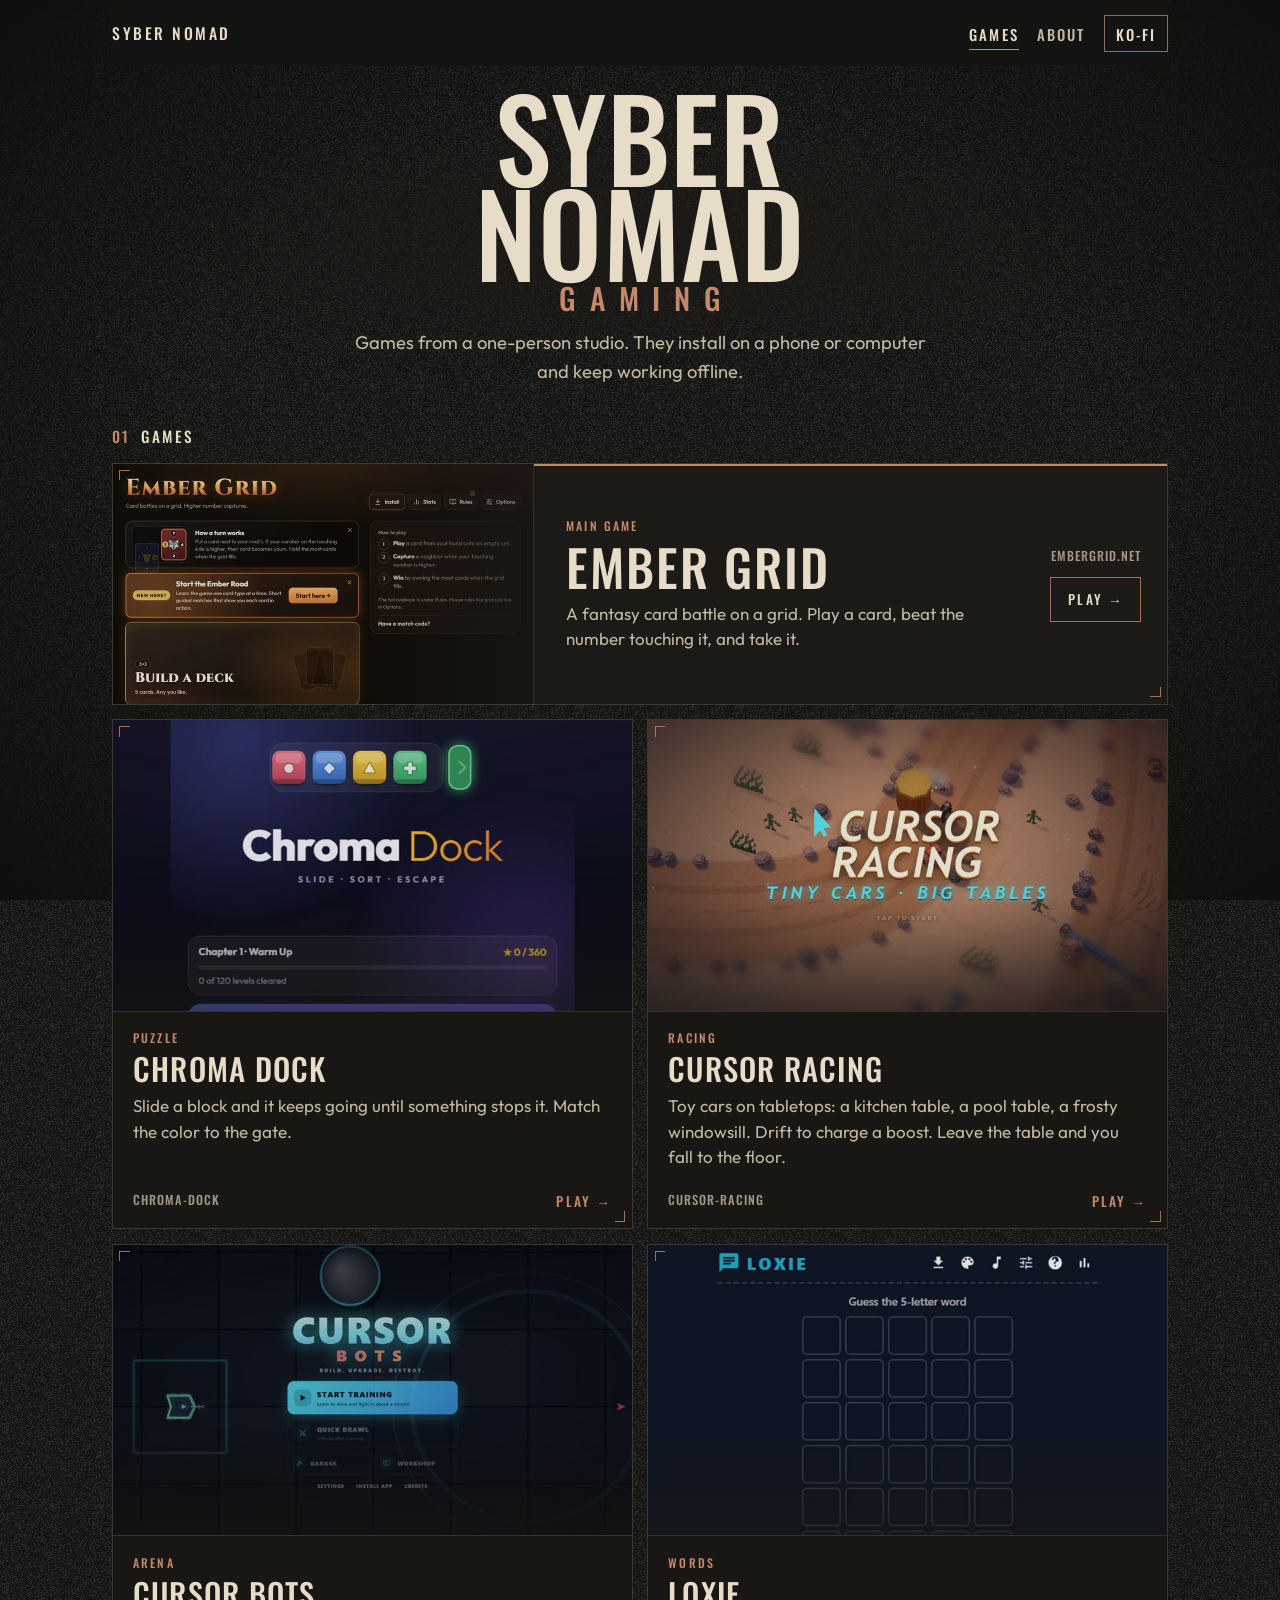
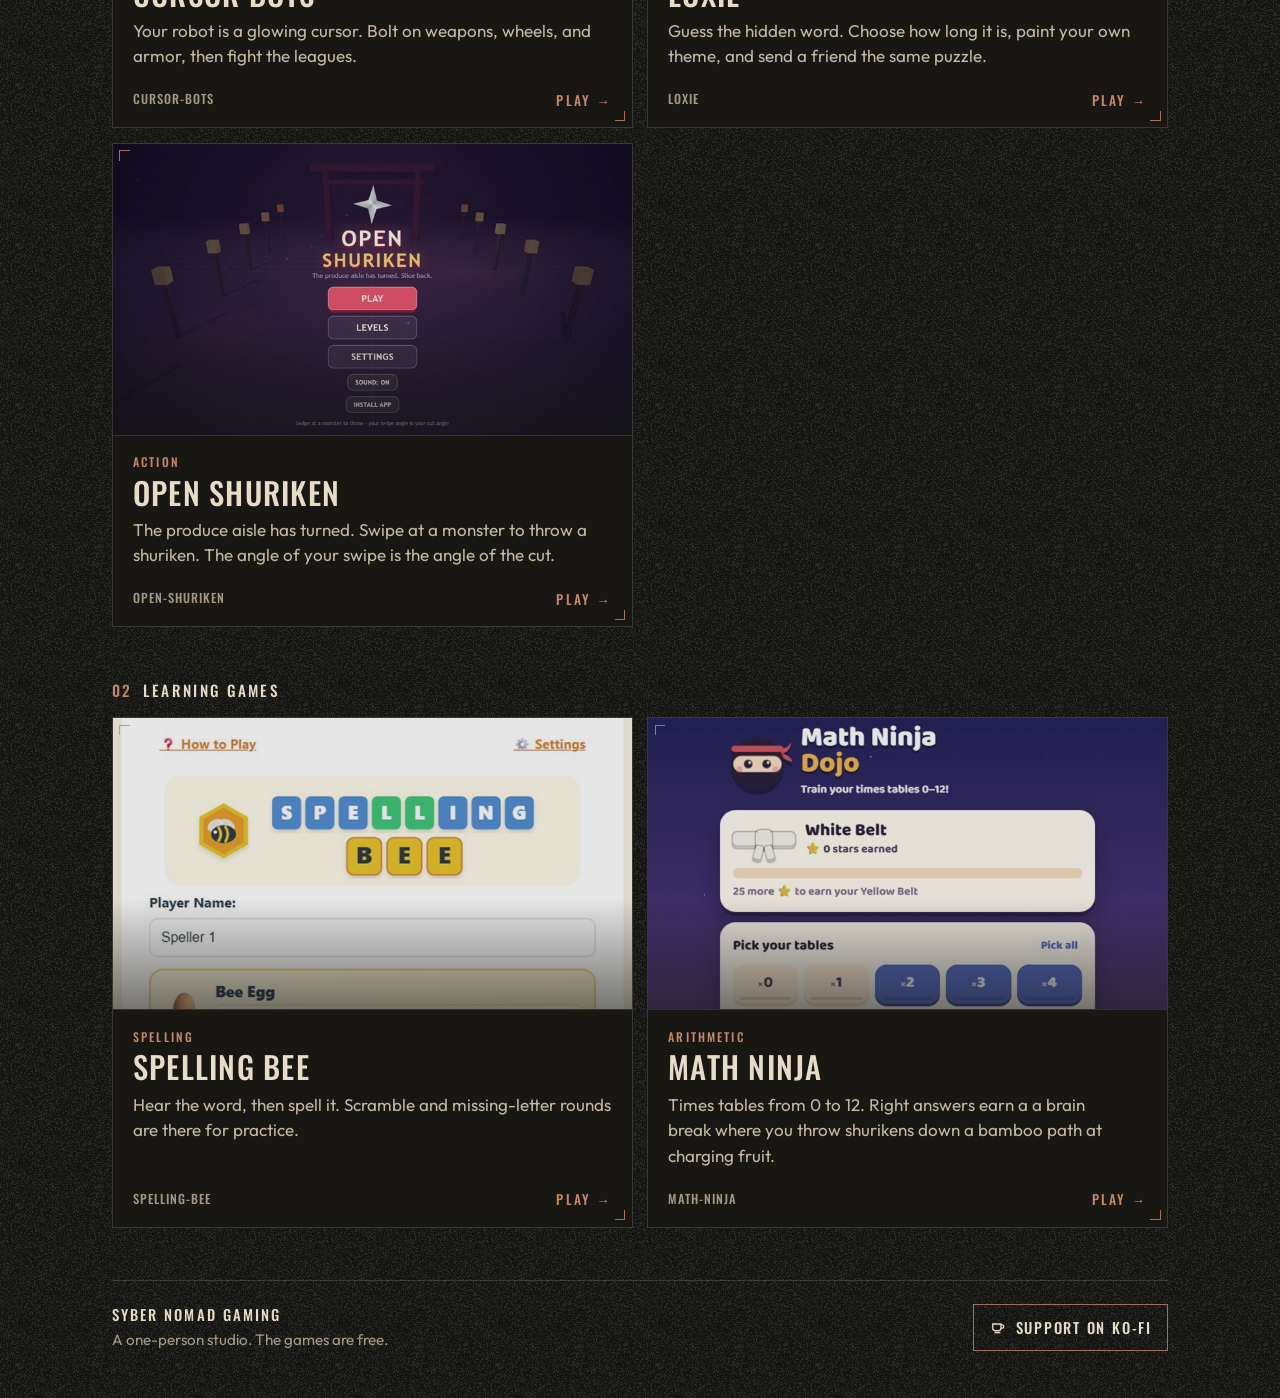
<file: index.html>
<!DOCTYPE html>
<html lang="en">
<head>
  <meta charset="utf-8">
  <meta name="viewport" content="width=device-width, initial-scale=1">
  <title>Syber Nomad Gaming</title>
  <meta name="description" content="Progressive web games from Syber Nomad Gaming. Ember Grid, Chroma Dock, Cursor Racing, Cursor Bots, Loxie, Open Shuriken, Spelling Bee, and Math Ninja.">
  <meta name="theme-color" content="#141412">
  <meta property="og:title" content="Syber Nomad Gaming">
  <meta property="og:description" content="A one-person studio. Installable games that keep working offline.">
  <meta property="og:type" content="website">
  <link rel="icon" href="favicon.svg" type="image/svg+xml">
  <link rel="stylesheet" href="css/site.css">
</head>
<!--
  GitHub Pages: put these files at the repository root.
  Settings, Pages, Deploy from a branch, main, / (root).
-->
<body>
  <a class="skip" href="#games">Skip to games</a>
  <div class="wrap">
    <header class="top">
      <a class="brand" href="index.html">Syber Nomad</a>
      <nav class="nav" aria-label="Primary">
        <a href="#games" aria-current="page">Games</a>
        <a href="about.html">About</a>
        <a class="support" href="https://ko-fi.com/steveyp" target="_blank" rel="noopener noreferrer">Ko-fi</a>
      </nav>
    </header>

    <main>
      <section class="hero" aria-labelledby="studio-name">
        <h1 class="hero-title" id="studio-name">
          <span class="mark-line">Syber</span>
          <span class="mark-line">Nomad</span>
          <span class="mark-sub">Gaming</span>
        </h1>
        <p class="lede">Games from a one-person studio. They install on a phone or computer and keep working offline.</p>
      </section>

      <section class="catalog" id="games" aria-labelledby="games-title">
        <h2 id="games-title"><span class="idx">01</span>Games</h2>
        <div class="grid">
          <a class="card card-feature" href="https://embergrid.net/">
            <div class="card-shot"><img src="img/previews/ember-grid.jpg" width="800" height="450" alt="" decoding="async" fetchpriority="high"></div>
            <div class="card-body">
              <p class="kicker">Main game</p>
              <h3>Ember Grid</h3>
              <p class="blurb">A fantasy card battle on a grid. Play a card, beat the number touching it, and take it.</p>
            </div>
            <p class="card-foot">
              <span class="host">embergrid.net</span>
              <span class="go">Play <span aria-hidden="true">→</span></span>
            </p>
          </a>

          <a class="card" href="https://sybernomad.github.io/chroma-dock/">
            <div class="card-shot"><img src="img/previews/chroma-dock.jpg" width="800" height="450" alt="" loading="lazy" decoding="async"></div>
            <div class="card-body">
              <p class="kicker">Puzzle</p>
              <h3>Chroma Dock</h3>
              <p class="blurb">Slide a block and it keeps going until something stops it. Match the color to the gate.</p>
            </div>
            <p class="card-foot">
              <span class="host">chroma-dock</span>
              <span class="go">Play <span aria-hidden="true">→</span></span>
            </p>
          </a>

          <a class="card" href="https://sybernomad.github.io/cursor-racing/">
            <div class="card-shot"><img src="img/previews/cursor-racing.jpg" width="800" height="450" alt="" loading="lazy" decoding="async"></div>
            <div class="card-body">
              <p class="kicker">Racing</p>
              <h3>Cursor Racing</h3>
              <p class="blurb">Toy cars on tabletops: a kitchen table, a pool table, a frosty windowsill. Drift to charge a boost. Leave the table and you fall to the floor.</p>
            </div>
            <p class="card-foot">
              <span class="host">cursor-racing</span>
              <span class="go">Play <span aria-hidden="true">→</span></span>
            </p>
          </a>

          <a class="card" href="https://sybernomad.github.io/cursor-bots/">
            <div class="card-shot"><img src="img/previews/cursor-bots.jpg" width="800" height="450" alt="" loading="lazy" decoding="async"></div>
            <div class="card-body">
              <p class="kicker">Arena</p>
              <h3>Cursor Bots</h3>
              <p class="blurb">Your robot is a glowing cursor. Bolt on weapons, wheels, and armor, then fight the leagues.</p>
            </div>
            <p class="card-foot">
              <span class="host">cursor-bots</span>
              <span class="go">Play <span aria-hidden="true">→</span></span>
            </p>
          </a>

          <a class="card" href="https://sybernomad.github.io/Loxie/">
            <div class="card-shot"><img src="img/previews/loxie.jpg" width="800" height="450" alt="" loading="lazy" decoding="async"></div>
            <div class="card-body">
              <p class="kicker">Words</p>
              <h3>Loxie</h3>
              <p class="blurb">Guess the hidden word. Choose how long it is, paint your own theme, and send a friend the same puzzle.</p>
            </div>
            <p class="card-foot">
              <span class="host">loxie</span>
              <span class="go">Play <span aria-hidden="true">→</span></span>
            </p>
          </a>

          <a class="card" href="https://sybernomad.github.io/open-shuriken/">
            <div class="card-shot"><img src="img/previews/open-shuriken.jpg" width="800" height="450" alt="" loading="lazy" decoding="async"></div>
            <div class="card-body">
              <p class="kicker">Action</p>
              <h3>Open Shuriken</h3>
              <p class="blurb">The produce aisle has turned. Swipe at a monster to throw a shuriken. The angle of your swipe is the angle of the cut.</p>
            </div>
            <p class="card-foot">
              <span class="host">open-shuriken</span>
              <span class="go">Play <span aria-hidden="true">→</span></span>
            </p>
          </a>
        </div>
      </section>

      <section class="catalog" id="learn" aria-labelledby="learn-title">
        <h2 id="learn-title"><span class="idx">02</span>Learning games</h2>
        <div class="grid">
          <a class="card" href="https://sybernomad.github.io/spelling-bee/">
            <div class="card-shot"><img src="img/previews/spelling-bee.jpg" width="800" height="450" alt="" loading="lazy" decoding="async"></div>
            <div class="card-body">
              <p class="kicker">Spelling</p>
              <h3>Spelling Bee</h3>
              <p class="blurb">Hear the word, then spell it. Scramble and missing-letter rounds are there for practice.</p>
            </div>
            <p class="card-foot">
              <span class="host">spelling-bee</span>
              <span class="go">Play <span aria-hidden="true">→</span></span>
            </p>
          </a>

          <a class="card" href="https://sybernomad.github.io/math-ninja/">
            <div class="card-shot"><img src="img/previews/math-ninja.jpg" width="800" height="450" alt="" loading="lazy" decoding="async"></div>
            <div class="card-body">
              <p class="kicker">Arithmetic</p>
              <h3>Math Ninja</h3>
              <p class="blurb">Times tables from 0 to 12. Right answers earn a a brain break where you throw shurikens down a bamboo path at charging fruit.</p>
            </div>
            <p class="card-foot">
              <span class="host">math-ninja</span>
              <span class="go">Play <span aria-hidden="true">→</span></span>
            </p>
          </a>
        </div>
      </section>
    </main>

    <footer class="foot">
      <div>
        <p class="foot-name">Syber Nomad Gaming</p>
        <p class="foot-note">A one-person studio. The games are free.</p>
      </div>
      <a class="kofi" href="https://ko-fi.com/steveyp" target="_blank" rel="noopener noreferrer">
        <svg class="cup" viewBox="0 0 24 24" width="18" height="18" aria-hidden="true" focusable="false">
          <path fill="none" stroke="currentColor" stroke-width="1.7" stroke-linejoin="round" stroke-linecap="round" d="M5 8h11v5.2A3.8 3.8 0 0 1 12.2 17H8.8A3.8 3.8 0 0 1 5 13.2V8z"/>
          <path fill="none" stroke="currentColor" stroke-width="1.7" stroke-linecap="round" d="M16 9.2h1.6a2.2 2.2 0 0 1 0 4.4H16"/>
          <path fill="none" stroke="currentColor" stroke-width="1.7" stroke-linecap="round" d="M8 19.5h6.5"/>
        </svg>
        <span>Support on Ko-fi</span>
      </a>
    </footer>
  </div>
</body>
</html>
</file>
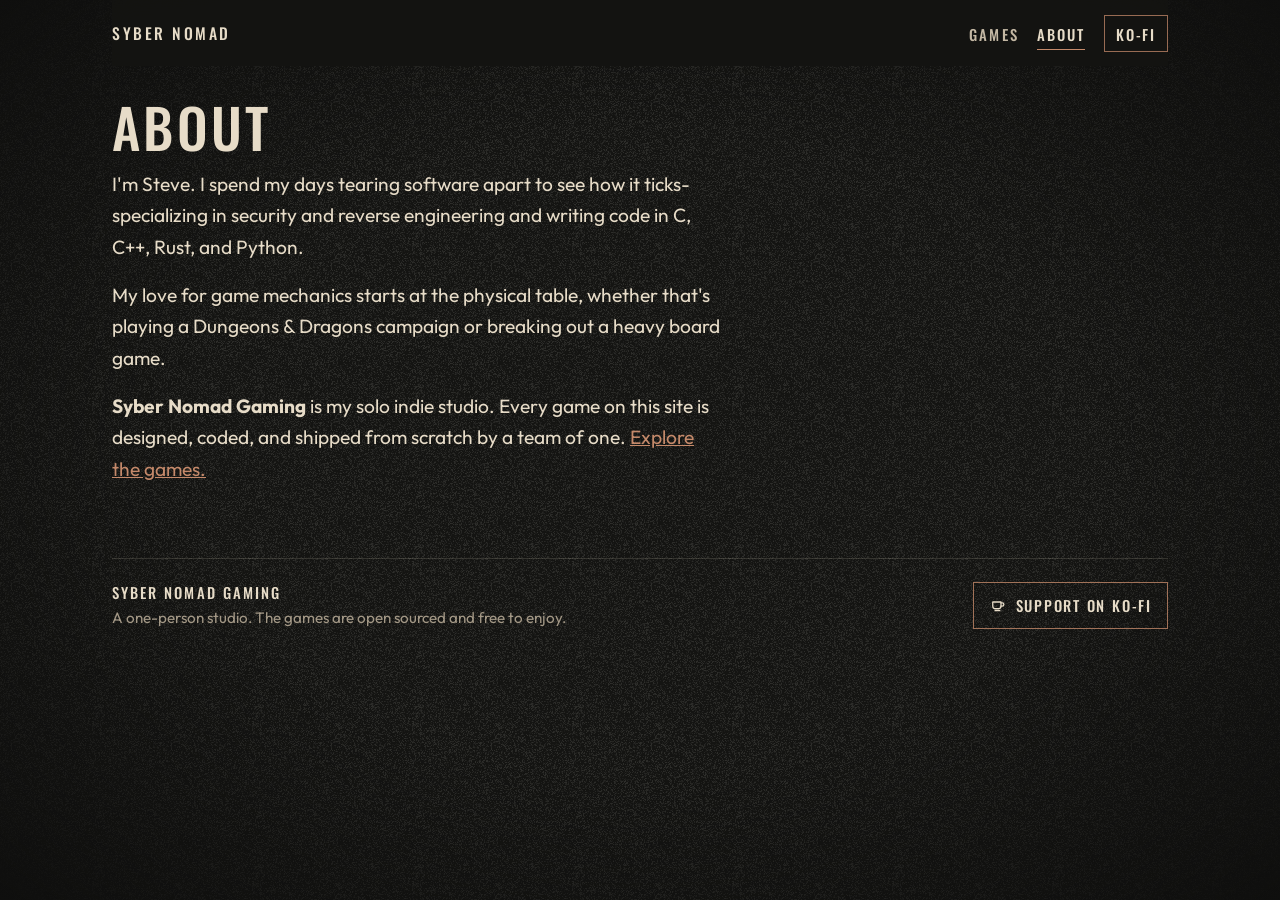
<file: about.html>
<!DOCTYPE html>
<html lang="en">
<head>
  <meta charset="utf-8">
  <meta name="viewport" content="width=device-width, initial-scale=1">
  <title>About — Syber Nomad Gaming</title>
  <meta name="description" content="Steve is a full-stack software engineer specializing in reverse engineering and security. He builds and publishes the games at Syber Nomad Gaming.">
  <meta name="theme-color" content="#141412">
  <link rel="icon" href="favicon.svg" type="image/svg+xml">
  <link rel="stylesheet" href="css/site.css">
</head>
<body>
  <a class="skip" href="#about">Skip to about</a>
  <div class="wrap">
    <header class="top">
      <a class="brand" href="index.html">Syber Nomad</a>
      <nav class="nav" aria-label="Primary">
        <a href="index.html#games">Games</a>
        <a href="about.html" aria-current="page">About</a>
        <a class="support" href="https://ko-fi.com/steveyp" target="_blank" rel="noopener noreferrer">Ko-fi</a>
      </nav>
    </header>

    <main class="about" id="about">
      <h1>About</h1>
      <div class="prose">
        <p>I'm Steve. I spend my days tearing software apart to see how it ticks-specializing in security and reverse engineering and writing code in C, C++, Rust, and Python.</p>
        <p>My love for game mechanics starts at the physical table, whether that's playing a Dungeons &amp; Dragons campaign or breaking out a heavy board game.</p>
        <p><strong>Syber Nomad Gaming</strong> is my solo indie studio. Every game on this site is designed, coded, and shipped from scratch by a team of one. <a href="index.html#games">Explore the games.</a></p>
      </div>
    </main>

    <footer class="foot">
      <div>
        <p class="foot-name">Syber Nomad Gaming</p>
        <p class="foot-note">A one-person studio. The games are open sourced and free to enjoy.</p>
      </div>
      <a class="kofi" href="https://ko-fi.com/steveyp" target="_blank" rel="noopener noreferrer">
        <svg class="cup" viewBox="0 0 24 24" width="18" height="18" aria-hidden="true" focusable="false">
          <path fill="none" stroke="currentColor" stroke-width="1.7" stroke-linejoin="round" stroke-linecap="round" d="M5 8h11v5.2A3.8 3.8 0 0 1 12.2 17H8.8A3.8 3.8 0 0 1 5 13.2V8z"/>
          <path fill="none" stroke="currentColor" stroke-width="1.7" stroke-linecap="round" d="M16 9.2h1.6a2.2 2.2 0 0 1 0 4.4H16"/>
          <path fill="none" stroke="currentColor" stroke-width="1.7" stroke-linecap="round" d="M8 19.5h6.5"/>
        </svg>
        <span>Support on Ko-fi</span>
      </a>
    </footer>
  </div>
</body>
</html>
</file>
<file: css/site.css>
/* Syber Nomad Gaming hub.
   Primary base #141412. Edges fall toward #0F0F0E. Lifted plates sit near #1B1A17. */

@font-face {
  font-family: "Oswald";
  font-style: normal;
  font-weight: 200 700;
  font-display: swap;
  src: url("../fonts/oswald-latin.woff2") format("woff2");
  unicode-range: U+0000-00FF, U+0131, U+0152-0153, U+02BB-02BC, U+02C6, U+02DA, U+02DC, U+0304, U+0308, U+0329, U+2000-206F, U+20AC, U+2122, U+2191, U+2193, U+2212, U+2215, U+FEFF, U+FFFD;
}

@font-face {
  font-family: "Outfit";
  font-style: normal;
  font-weight: 100 900;
  font-display: swap;
  src: url("../fonts/outfit-latin.woff2") format("woff2");
  unicode-range: U+0000-00FF, U+0131, U+0152-0153, U+02BB-02BC, U+02C6, U+02DA, U+02DC, U+0304, U+0308, U+0329, U+2000-206F, U+20AC, U+2122, U+2191, U+2193, U+2212, U+2215, U+FEFF, U+FFFD;
}

:root {
  --bg: #141412;
  --bg-deep: #0f0f0e;
  --bg-lift: #1b1a17;
  --card: #181714;
  --card-hover: #211f1b;
  --bone: #e7dcc8;
  --bone-dim: #c4b8a4;
  --muted: #a39886;
  --copper: #c4896a;
  --line: rgba(231, 220, 200, 0.16);
  --measure: 66rem;
  color-scheme: dark;
}

*,
*::before,
*::after {
  box-sizing: border-box;
}

html {
  background: var(--bg);
}

body {
  margin: 0;
  min-height: 100vh;
  color: var(--bone);
  font-family: Outfit, "Segoe UI", sans-serif;
  font-weight: 400;
  font-size: 1.0625rem;
  line-height: 1.5;
  background-color: var(--bg);
  background-image: url("../img/grain.png");
  background-repeat: repeat;
  font-synthesis: none;
}

body::after {
  content: "";
  position: fixed;
  inset: 0;
  z-index: 0;
  pointer-events: none;
  background: radial-gradient(ellipse at center, transparent 52%, var(--bg-deep) 100%);
}

.skip {
  position: absolute;
  left: 0.75rem;
  top: 0.75rem;
  z-index: 10;
  padding: 0.4rem 0.7rem;
  background: var(--bone);
  color: var(--bg);
  transform: translateY(-160%);
}

.skip:focus {
  transform: none;
}

.wrap {
  position: relative;
  z-index: 1;
  width: min(var(--measure), calc(100% - 2.4rem));
  margin: 0 auto;
  padding-bottom: 2.5rem;
}

.top {
  position: sticky;
  top: 0;
  z-index: 5;
  display: flex;
  flex-wrap: wrap;
  align-items: center;
  justify-content: space-between;
  gap: 0.75rem 1.25rem;
  padding: 0.95rem 0 0.85rem;
  background: rgba(20, 20, 18, 0.94);
  backdrop-filter: blur(10px);
}

.brand {
  font-family: Oswald, "Arial Narrow", sans-serif;
  font-weight: 500;
  font-size: 0.98rem;
  letter-spacing: 0.16em;
  text-transform: uppercase;
  color: var(--bone);
  text-decoration: none;
  white-space: nowrap;
}

.nav {
  display: flex;
  flex-wrap: wrap;
  align-items: center;
  gap: 0.35rem 1.15rem;
}

.nav a {
  color: var(--bone-dim);
  text-decoration: none;
  font-family: Oswald, "Arial Narrow", sans-serif;
  font-weight: 500;
  font-size: 0.92rem;
  letter-spacing: 0.14em;
  text-transform: uppercase;
  padding: 0.35rem 0;
}

.nav a[aria-current="page"] {
  color: var(--bone);
  box-shadow: inset 0 -1px 0 var(--copper);
}

.nav a.support {
  color: var(--bone);
  border: 1px solid rgba(196, 137, 106, 0.75);
  padding: 0.4rem 0.7rem;
  letter-spacing: 0.12em;
}

.nav a:hover,
.brand:hover {
  color: var(--bone);
}

.nav a.support:hover {
  background: var(--copper);
  border-color: var(--copper);
  color: var(--bg);
}

a:focus-visible,
.card:focus-visible {
  outline: 2px solid var(--copper);
  outline-offset: 3px;
}

.hero {
  position: relative;
  padding: 1.4rem 0 2.4rem;
}

.hero::before {
  content: "";
  position: absolute;
  left: 50%;
  top: 10%;
  z-index: -1;
  width: min(70rem, 140%);
  height: 80%;
  transform: translateX(-50%);
  background: radial-gradient(ellipse at center, var(--bg-lift) 0%, rgba(20, 20, 18, 0) 68%);
}

.hero-title {
  margin: 0 0 1.15rem;
  text-align: center;
  font-family: Oswald, "Arial Narrow", sans-serif;
  font-weight: 500;
  line-height: 0.84;
  letter-spacing: 0.03em;
  text-transform: uppercase;
}

.mark-line {
  display: block;
  font-size: clamp(3.6rem, 13vw, 7.1rem);
  color: var(--bone);
}

.mark-sub {
  display: block;
  margin-top: 0.45rem;
  font-size: clamp(1.15rem, 2.6vw, 1.85rem);
  font-weight: 500;
  letter-spacing: 0.46em;
  text-indent: 0.46em;
  color: var(--copper);
}

.lede {
  position: relative;
  z-index: 1;
  max-width: 36rem;
  margin: 0 auto;
  text-align: center;
  color: var(--bone-dim);
  font-size: 1.15rem;
  line-height: 1.55;
}

.catalog {
  margin: 0 0 3.25rem;
}

.catalog h2 {
  margin: 0 0 0.95rem;
  font-family: Oswald, "Arial Narrow", sans-serif;
  font-weight: 500;
  font-size: 0.95rem;
  letter-spacing: 0.16em;
  text-transform: uppercase;
}

.idx {
  color: var(--copper);
  margin-right: 0.65rem;
}

.grid {
  display: grid;
  grid-template-columns: 1fr;
  gap: 0.9rem;
}

.card {
  display: flex;
  flex-direction: column;
  min-height: 100%;
  padding: 1.2rem 1.25rem 1.1rem;
  color: inherit;
  text-decoration: none;
  background: var(--card);
  border: 1px solid var(--line);
  position: relative;
  transition: border-color 160ms ease, background 160ms ease, transform 160ms ease;
  -webkit-tap-highlight-color: rgba(196, 137, 106, 0.28);
}

.card::before,
.card::after {
  content: "";
  position: absolute;
  width: 0.65rem;
  height: 0.65rem;
  pointer-events: none;
  border-color: rgba(196, 137, 106, 0.8);
  border-style: solid;
}

.card::before {
  z-index: 2;
  top: 0.4rem;
  left: 0.4rem;
  border-width: 1px 0 0 1px;
}

.card::after {
  right: 0.4rem;
  bottom: 0.4rem;
  border-width: 0 1px 1px 0;
}

.card-feature {
  background: var(--bg-lift);
  box-shadow: inset 0 2px 0 var(--copper);
}

/* Game preview: a still from the game's own title screen, bled to the card edges. */
.card-shot {
  position: relative;
  aspect-ratio: 16 / 9;
  margin: -1.2rem -1.25rem 1.1rem;
  overflow: hidden;
  background: var(--bg-deep);
  border-bottom: 1px solid var(--line);
}

.card-shot img {
  position: absolute;
  inset: 0;
  display: block;
  width: 100%;
  height: 100%;
  object-fit: cover;
  filter: saturate(0.82) brightness(0.9);
  transform: scale(1.001);
  transition: transform 600ms cubic-bezier(0.2, 0.7, 0.2, 1), filter 300ms ease;
}

.card-shot::after {
  content: "";
  position: absolute;
  inset: 0;
  pointer-events: none;
  background: linear-gradient(to bottom, transparent 62%, rgba(24, 23, 20, 0.55) 100%);
}

.card-feature .card-shot {
  margin-top: -1.2rem;
  box-shadow: inset 0 2px 0 var(--copper);
}

.kicker {
  margin: 0;
  color: var(--copper);
  font-family: Oswald, "Arial Narrow", sans-serif;
  font-weight: 500;
  font-size: 0.75rem;
  letter-spacing: 0.18em;
  text-transform: uppercase;
}

.card h3 {
  margin: 0.35rem 0 0.55rem;
  font-family: Oswald, "Arial Narrow", sans-serif;
  font-weight: 500;
  font-size: clamp(1.7rem, 2.4vw, 2rem);
  line-height: 1.02;
  letter-spacing: 0.04em;
  text-transform: uppercase;
  text-wrap: balance;
}

.card-feature h3 {
  font-size: clamp(2.2rem, 4vw, 3.15rem);
}

.blurb {
  margin: 0;
  color: var(--bone-dim);
  text-wrap: pretty;
}

.card-feature .blurb {
  max-width: 40rem;
}

.card-foot {
  display: flex;
  align-items: center;
  justify-content: space-between;
  gap: 1rem;
  margin: auto 0 0;
  padding-top: 1.3rem;
}

.host {
  color: var(--muted);
  font-family: Oswald, "Arial Narrow", sans-serif;
  font-weight: 500;
  font-size: 0.78rem;
  letter-spacing: 0.08em;
  text-transform: uppercase;
}

.go {
  color: var(--copper);
  font-family: Oswald, "Arial Narrow", sans-serif;
  font-weight: 500;
  font-size: 0.84rem;
  letter-spacing: 0.16em;
  text-transform: uppercase;
  white-space: nowrap;
}

.card-feature .go {
  border: 1px solid rgba(196, 137, 106, 0.8);
  padding: 0.72rem 1.05rem;
  color: var(--bone);
}

@media (hover: hover) {
  .card:hover {
    border-color: rgba(196, 137, 106, 0.7);
    background: var(--card-hover);
    transform: translateY(-2px);
  }

  .card:hover .card-shot img {
    transform: scale(1.05);
    filter: saturate(1.05) brightness(1);
  }

  .card-feature:hover .go {
    background: var(--copper);
    border-color: var(--copper);
    color: var(--bg);
  }
}

.about {
  padding: 2.2rem 0 3rem;
}

.about h1 {
  margin: 0 0 1rem;
  font-family: Oswald, "Arial Narrow", sans-serif;
  font-weight: 500;
  font-size: clamp(2.4rem, 5vw, 3.4rem);
  letter-spacing: 0.06em;
  text-transform: uppercase;
  line-height: 0.95;
}

.prose {
  max-width: 38rem;
}

.prose p {
  margin: 0 0 1rem;
  font-size: 1.2rem;
  line-height: 1.65;
}

.prose a {
  color: var(--copper);
}

.prose a:hover {
  color: var(--bone);
}

.foot {
  display: flex;
  flex-wrap: wrap;
  align-items: center;
  justify-content: space-between;
  gap: 1.25rem;
  margin-top: 0.5rem;
  padding: 1.4rem 0 0.4rem;
  border-top: 1px solid var(--line);
}

.foot-name {
  margin: 0;
  font-family: Oswald, "Arial Narrow", sans-serif;
  font-weight: 500;
  letter-spacing: 0.14em;
  text-transform: uppercase;
  font-size: 0.92rem;
}

.foot-note {
  margin: 0.25rem 0 0;
  color: var(--muted);
  font-size: 0.95rem;
}

.kofi {
  display: inline-flex;
  align-items: center;
  gap: 0.55rem;
  padding: 0.7rem 0.95rem;
  border: 1px solid rgba(196, 137, 106, 0.8);
  color: var(--bone);
  text-decoration: none;
  font-family: Oswald, "Arial Narrow", sans-serif;
  font-weight: 500;
  letter-spacing: 0.12em;
  text-transform: uppercase;
  font-size: 0.92rem;
}

.kofi:hover {
  background: var(--copper);
  border-color: var(--copper);
  color: var(--bg);
}

.cup {
  display: block;
}

::selection {
  background: #8e5a3c;
  color: #f3ebdd;
}

@media (min-width: 760px) {
  .grid {
    grid-template-columns: 1fr 1fr;
  }

  .card-feature {
    grid-column: 1 / -1;
    flex-direction: row;
    align-items: center;
    gap: 2rem;
    padding: 1.5rem 1.6rem 1.4rem;
  }

  .card-feature .card-body {
    flex: 1;
  }

  .card-feature .card-shot {
    flex: 0 0 42%;
    align-self: stretch;
    aspect-ratio: auto;
    min-height: 15rem;
    margin: -1.5rem 0 -1.4rem -1.6rem;
    border-bottom: 0;
    border-right: 1px solid var(--line);
  }

  .card-feature .card-shot::after {
    background: linear-gradient(to right, transparent 60%, rgba(27, 26, 23, 0.6) 100%);
  }

  .card-feature .card-foot {
    margin-top: 0;
    padding-top: 0;
    flex-direction: column;
    align-items: flex-end;
    gap: 0.7rem;
  }
}

@media (max-width: 420px) {
  .wrap {
    width: min(var(--measure), calc(100% - 1.5rem));
  }

  .card-foot {
    align-items: flex-start;
    flex-direction: column;
    gap: 0.45rem;
  }
}

@media (prefers-reduced-motion: reduce) {
  .card {
    transition: none;
  }

  .card:hover {
    transform: none;
  }

  .card-shot img,
  .card:hover .card-shot img {
    transition: none;
    transform: none;
  }
}
</file>
